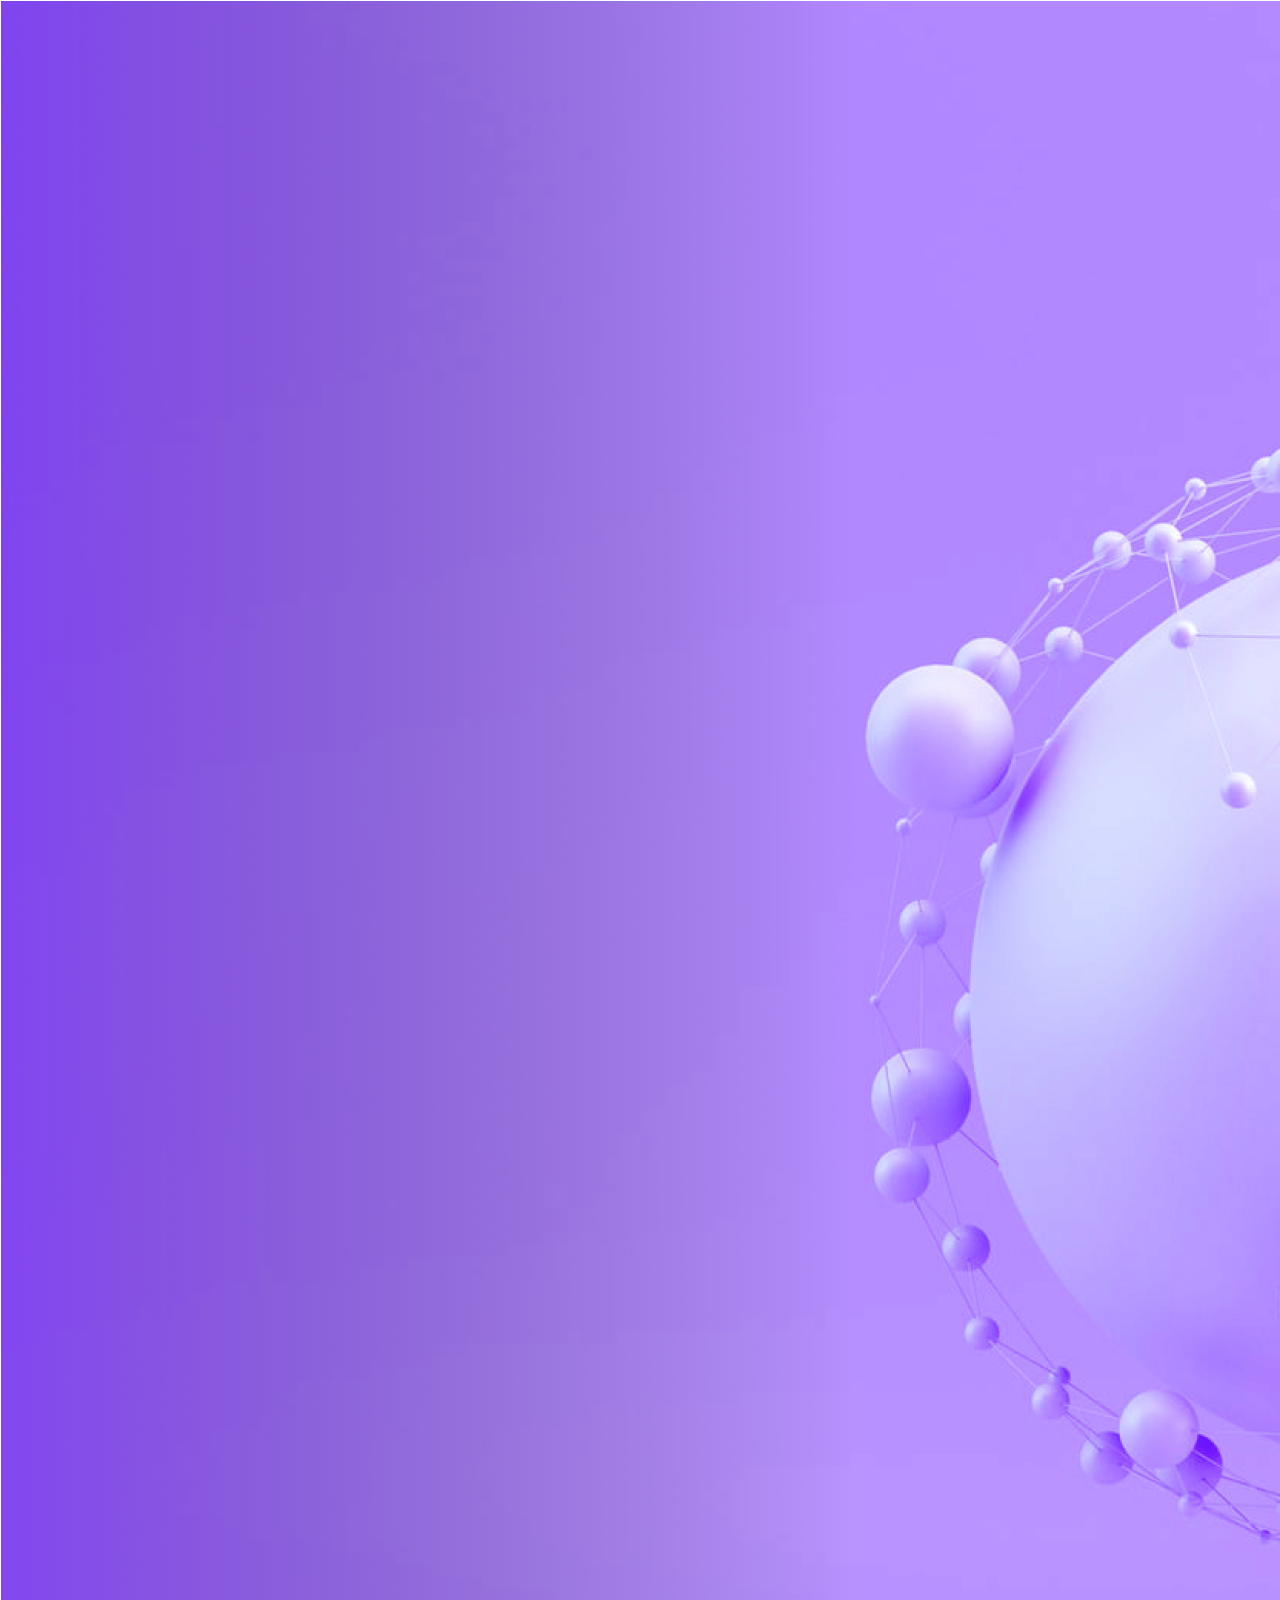
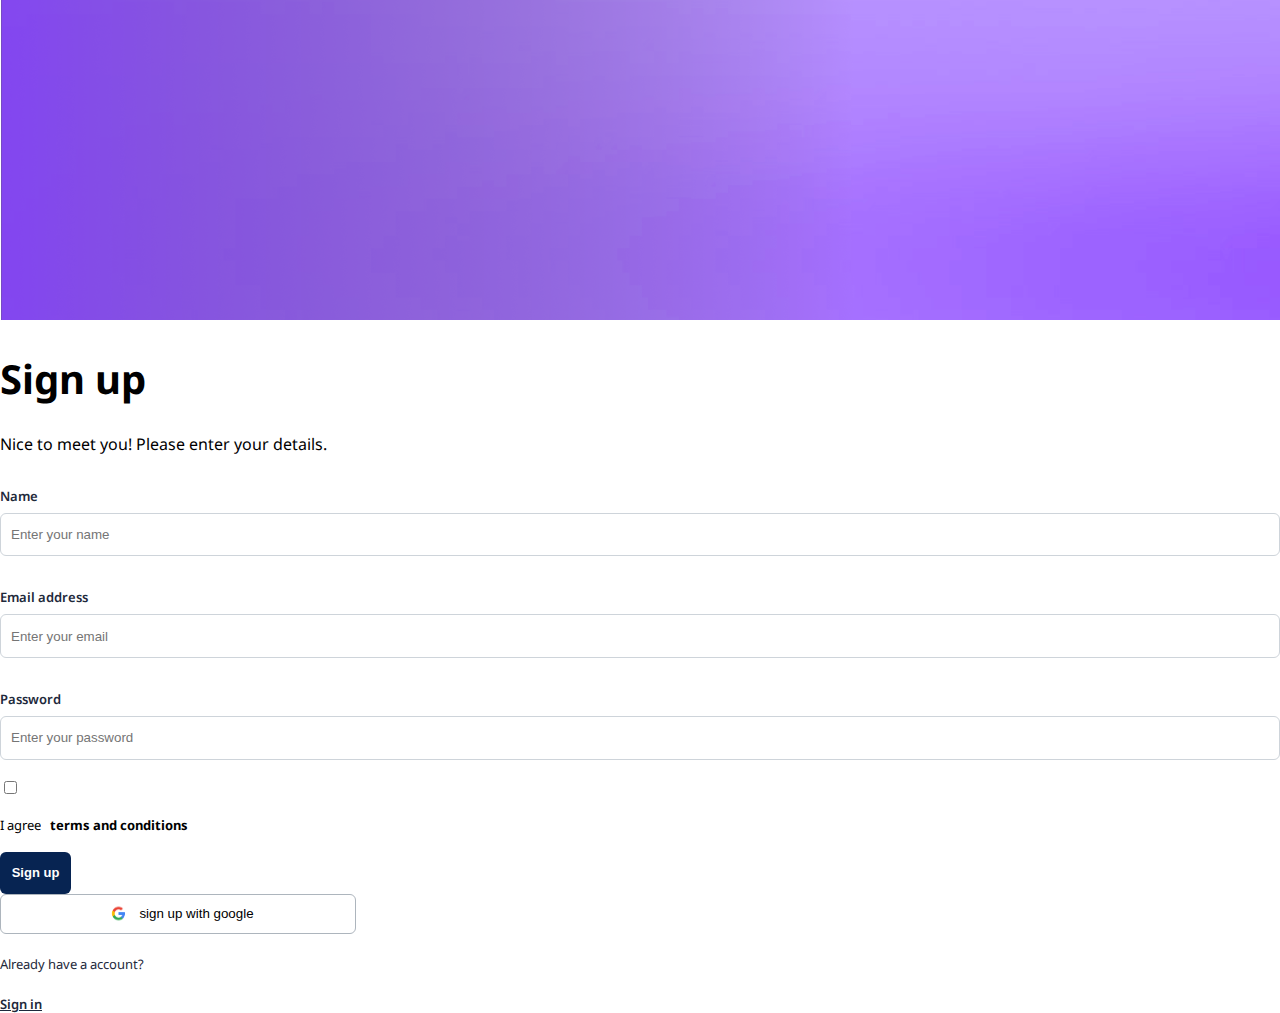
<file: index.html>
<!DOCTYPE html>
<html lang="en">

<head>
  <meta charset="UTF-8">
  <meta http-equiv="X-UA-Compatible" content="IE=edge">
  <meta name="viewport" content="width=device-width, initial-scale=1.0">
  <title>Document</title>
  <link rel="stylesheet" href="signup.css">
  <link rel="stylesheet" href="global.css">
  <link href="https://cdn.jsdelivr.net/npm/bootstrap@5.3.0-alpha3/dist/css/bootstrap.min.css" rel="stylesheet"
    integrity="sha384-KK94CHFLLe+nY2dmCWGMq91rCGa5gtU4mk92HdvYe+M/SXH301p5ILy+dN9+nJOZ" crossorigin="anonymous">
  <link rel="preconnect" href="https://fonts.googleapis.com">
  <link rel="preconnect" href="https://fonts.gstatic.com" crossorigin>
  <link href="https://fonts.googleapis.com/css2?family=Noto+Sans:wght@300;400;500;600;700;800;900&display=swap"
    rel="stylesheet">
</head>

<body>
  <section class="vh-100">
    <div class="container-fluid">
      <div class="row">
        <div class="col-sm-6 px-0 d-none d-sm-block">
          <img src="signup.png" alt="Login image" class="w-100 vh-100"
            style="object-fit: cover; object-position: left;">
        </div>
        <div class="col-6 text-black">
          <div class="row justify-content-center">

            <div class="col-auto d-flex flex-column">
              <i class="fas fa-crow fa-2x me-3" style="color: #709085;"></i>
              <h1 class="zigma">Sign up</h1>
              <h2 class="zigma2">Nice to meet you! Please enter your details.</h2>
              <div class="input-wrapper">
                <label class="input-label">
                  Name
                </label>
                <input class="input" type="text" placeholder="Enter your name">
              </div>
              <div class="input-wrapper">
                <label class="input-label">
                  Email address
                </label>
                <input class="input" type="email" placeholder="Enter your email">
              </div>
              <div class="input-wrapper">
                <label class="input-label">
                  Password
                </label>
                <input class="input" placeholder="Enter your password" type="password">
              </div>
              <br>
              <input type="checkbox" class="zigma13" name="myCheckbox" id="myCheckboxId">
              <h4 class="zigma9">I agree<button class="zigma10"><strong>&nbsp;terms and conditions</strong></button>
              </h4>
              <button class="btn-primarymain btnarmy">Sign up</button>
              <br>

              <button class="zigma12"><img src="googleimg.png" class="zigma14">sign up with google</button>
              <h5 class="zigma15">Already have a account?</h5><a href="signin.html" class="zigma16">Sign in</a>

              </form>

            </div>
          </div>
        </div>
      </div>
    </div>
  </section>
  <script src="https://cdn.jsdelivr.net/npm/bootstrap@5.3.0-alpha3/dist/js/bootstrap.bundle.min.js"
    integrity="sha384-ENjdO4Dr2bkBIFxQpeoTz1HIcje39Wm4jDKdf19U8gI4ddQ3GYNS7NTKfAdVQSZe"
    crossorigin="anonymous"></script>
</body>

</html>
</file>
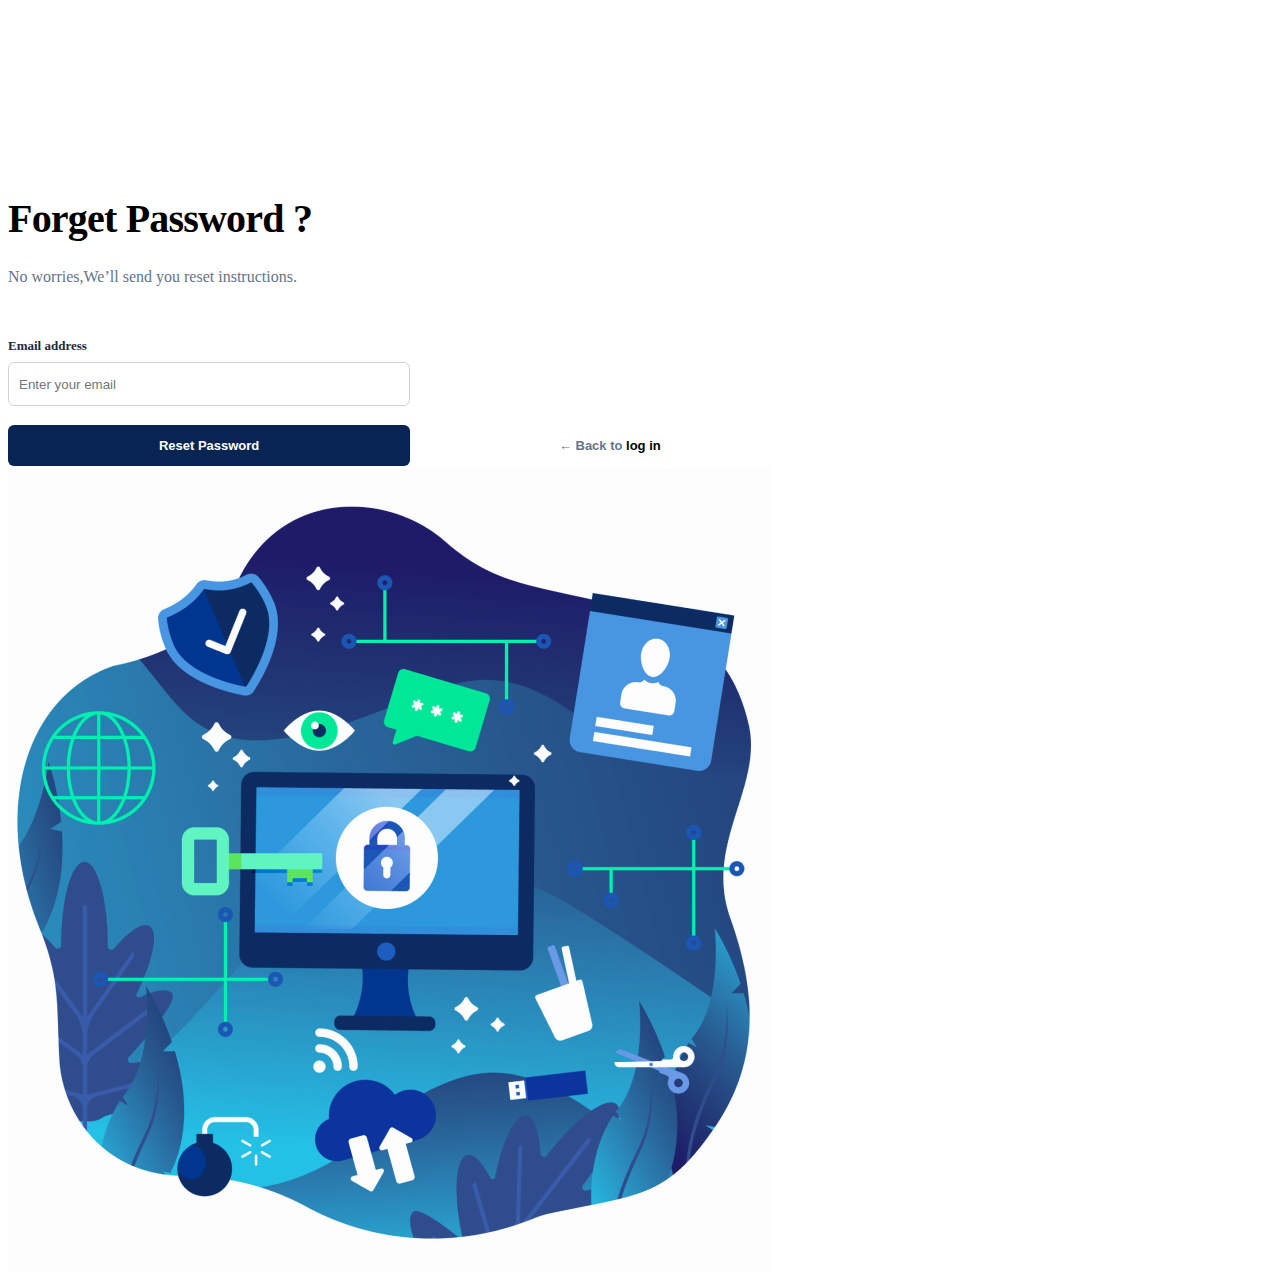
<file: passreset1.html>
<!DOCTYPE html>
<html lang="en">
<head>
  <meta charset="UTF-8">
  <meta http-equiv="X-UA-Compatible" content="IE=edge">
  <meta name="viewport" content="width=device-width, initial-scale=1.0">
  <title>Document</title>
  <link rel="stylesheet" href="passreset1.css">
  <link rel="preconnect" href="https://fonts.googleapis.com">
  <link rel="preconnect" href="https://fonts.gstatic.com" crossorigin>
  <link href="https://fonts.googleapis.com/css2?family=Noto+Sans:wght@300;400;500;600;700;800;900&display=swap">
  <link href="https://cdn.jsdelivr.net/npm/bootstrap@5.3.0-alpha3/dist/css/bootstrap.min.css" rel="stylesheet" integrity="sha384-KK94CHFLLe+nY2dmCWGMq91rCGa5gtU4mk92HdvYe+M/SXH301p5ILy+dN9+nJOZ" crossorigin="anonymous">
  </head>
  <body>
    <div class="container">
      <div class="row" text-center>
        <div class="col-md-6 mx-auto">
          <h1 class="heading">Forget Password ?</h1>
          <h2 class="heading2">No worries,We’ll send you reset instructions.</h2>
          
          <div class="input-wrapper">
            <label class="input-label">
              Email address
            </label>
            <input class="input" type="email" placeholder="Enter your email">
          </div>
          <button class="btn-primarymain btnarmy" href="passreset2.html">Reset Password</button>
       <button class="btn-secondary btnarmy">←&nbsp;Back to <strong style="color:black">log in</strong></button>
        
        </div>
      
        <div class="col-md-6 col-sm-6 px-0 d-none d-sm-block">
          <img src="passreset.png">
        </div>
      </div>
    </div>
   <script src="https://cdn.jsdelivr.net/npm/bootstrap@5.3.0-alpha3/dist/js/bootstrap.bundle.min.js" integrity="sha384-ENjdO4Dr2bkBIFxQpeoTz1HIcje39Wm4jDKdf19U8gI4ddQ3GYNS7NTKfAdVQSZe" crossorigin="anonymous"></script>
  </body>
</html>
</file>
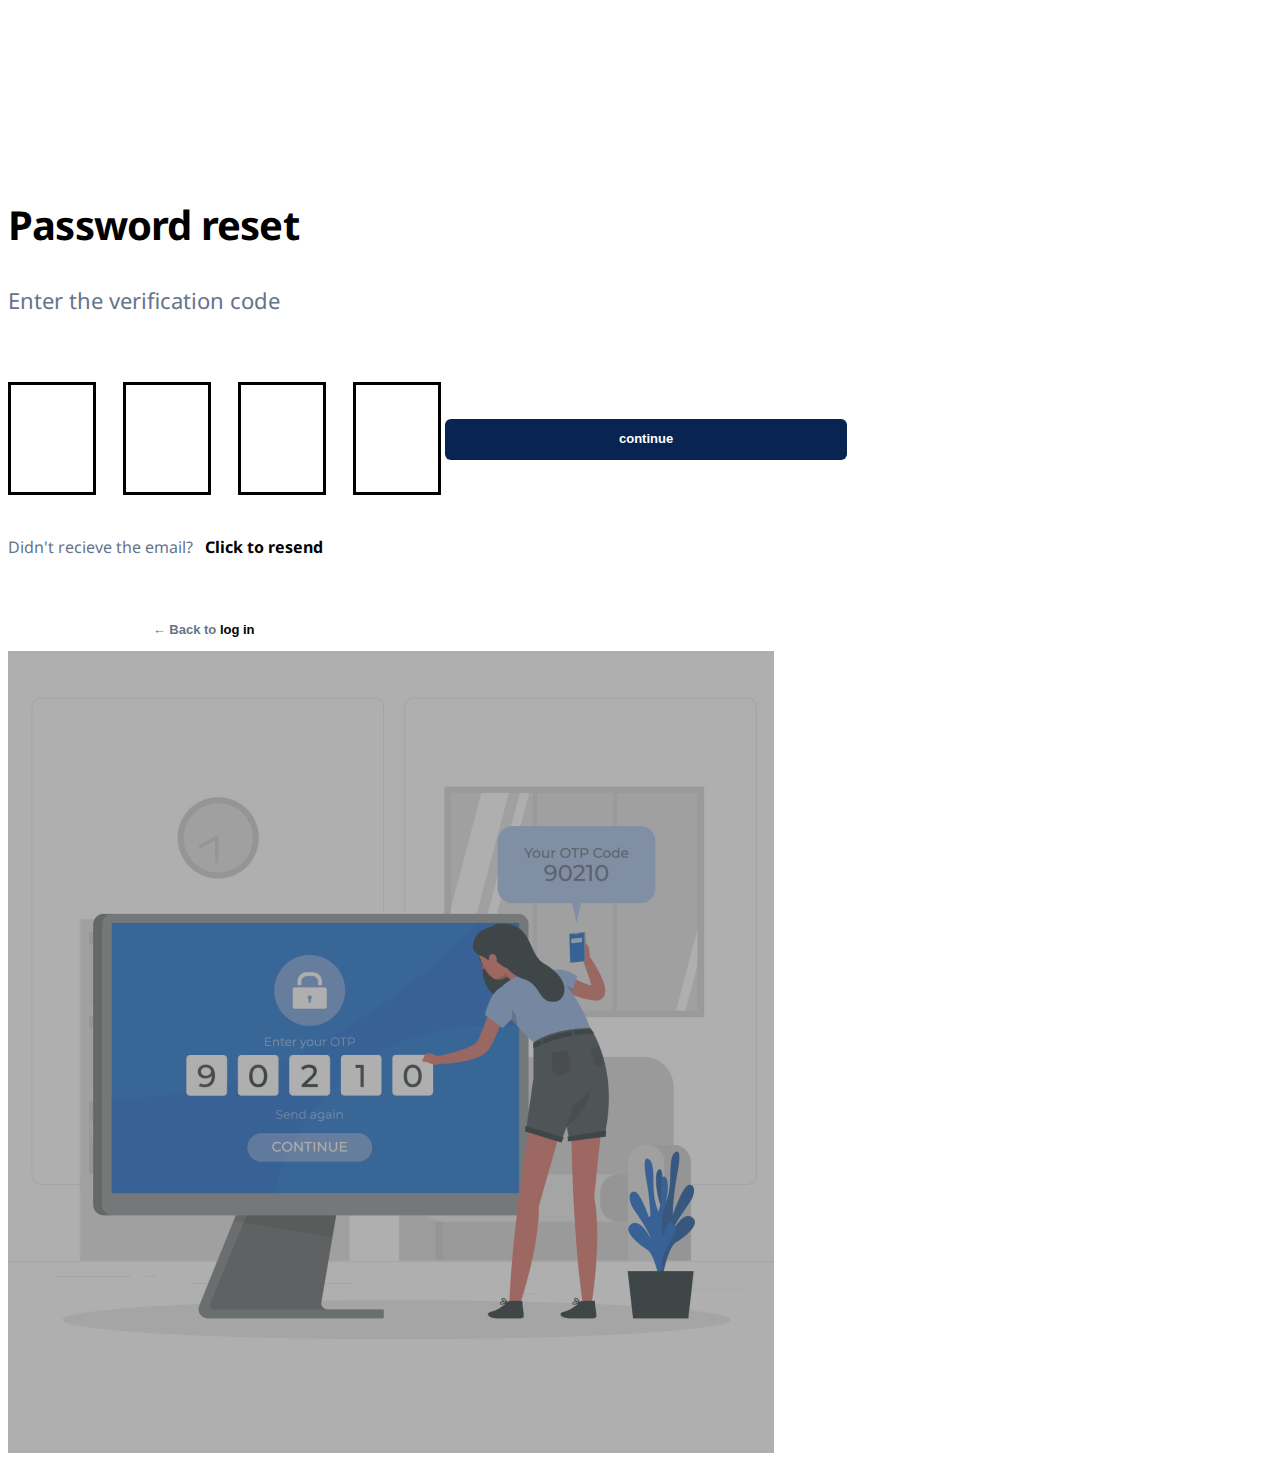
<file: passreset2.html>
<!DOCTYPE html>
<html lang="en">
<head>
  <meta charset="UTF-8">
  <meta http-equiv="X-UA-Compatible" content="IE=edge">
  <meta name="viewport" content="width=device-width, initial-scale=1.0">
  <title>Document</title>
  <link rel="stylesheet" href="passreset2.css">
  <link href="https://cdn.jsdelivr.net/npm/bootstrap@5.3.0-alpha3/dist/css/bootstrap.min.css" rel="stylesheet" integrity="sha384-KK94CHFLLe+nY2dmCWGMq91rCGa5gtU4mk92HdvYe+M/SXH301p5ILy+dN9+nJOZ" crossorigin="anonymous">
  <link rel="preconnect" href="https://fonts.googleapis.com">
  <link rel="preconnect" href="https://fonts.gstatic.com" crossorigin>
  <link href="https://fonts.googleapis.com/css2?family=Noto+Sans:wght@300;400;500;600;700;800;900&display=swap"
    rel="stylesheet">
</head>
  <body>
    <div class="container">
      <div class="row justify-content-center">
        <div class="col-md-6 mx-auto">
          <h1 class="heading">Password reset</h1>
          <h2 class="heading2">Enter the verification code</h2>
          <form>
          <input class="box1" type="text">
          <input class="box" type="text" disabled>
          <input class="box" type="text" disabled>
          <input class="box" type="text" disabled>

        <button class="btn-primarymain btnarmy" href="passreset3.html">continue</button>
        <form>
        <h2 class="heading3">Didn't recieve the email?<a class="resend">Click to resend</a></h2>
        </form>
        <button class="btn-secondary btnarmy">←&nbsp;Back to <strong style="color:black">log in</strong></button>
        
        </div>
      
        <div class="col-md-6 col-sm-6 px-0 d-none d-sm-block">
          <img src="reset img.png">
        </div>
      </div>
    </div>





    <script src="https://cdn.jsdelivr.net/npm/bootstrap@5.3.0-alpha3/dist/js/bootstrap.bundle.min.js" integrity="sha384-ENjdO4Dr2bkBIFxQpeoTz1HIcje39Wm4jDKdf19U8gI4ddQ3GYNS7NTKfAdVQSZe" crossorigin="anonymous"></script>
  </body>
</html>
</file>
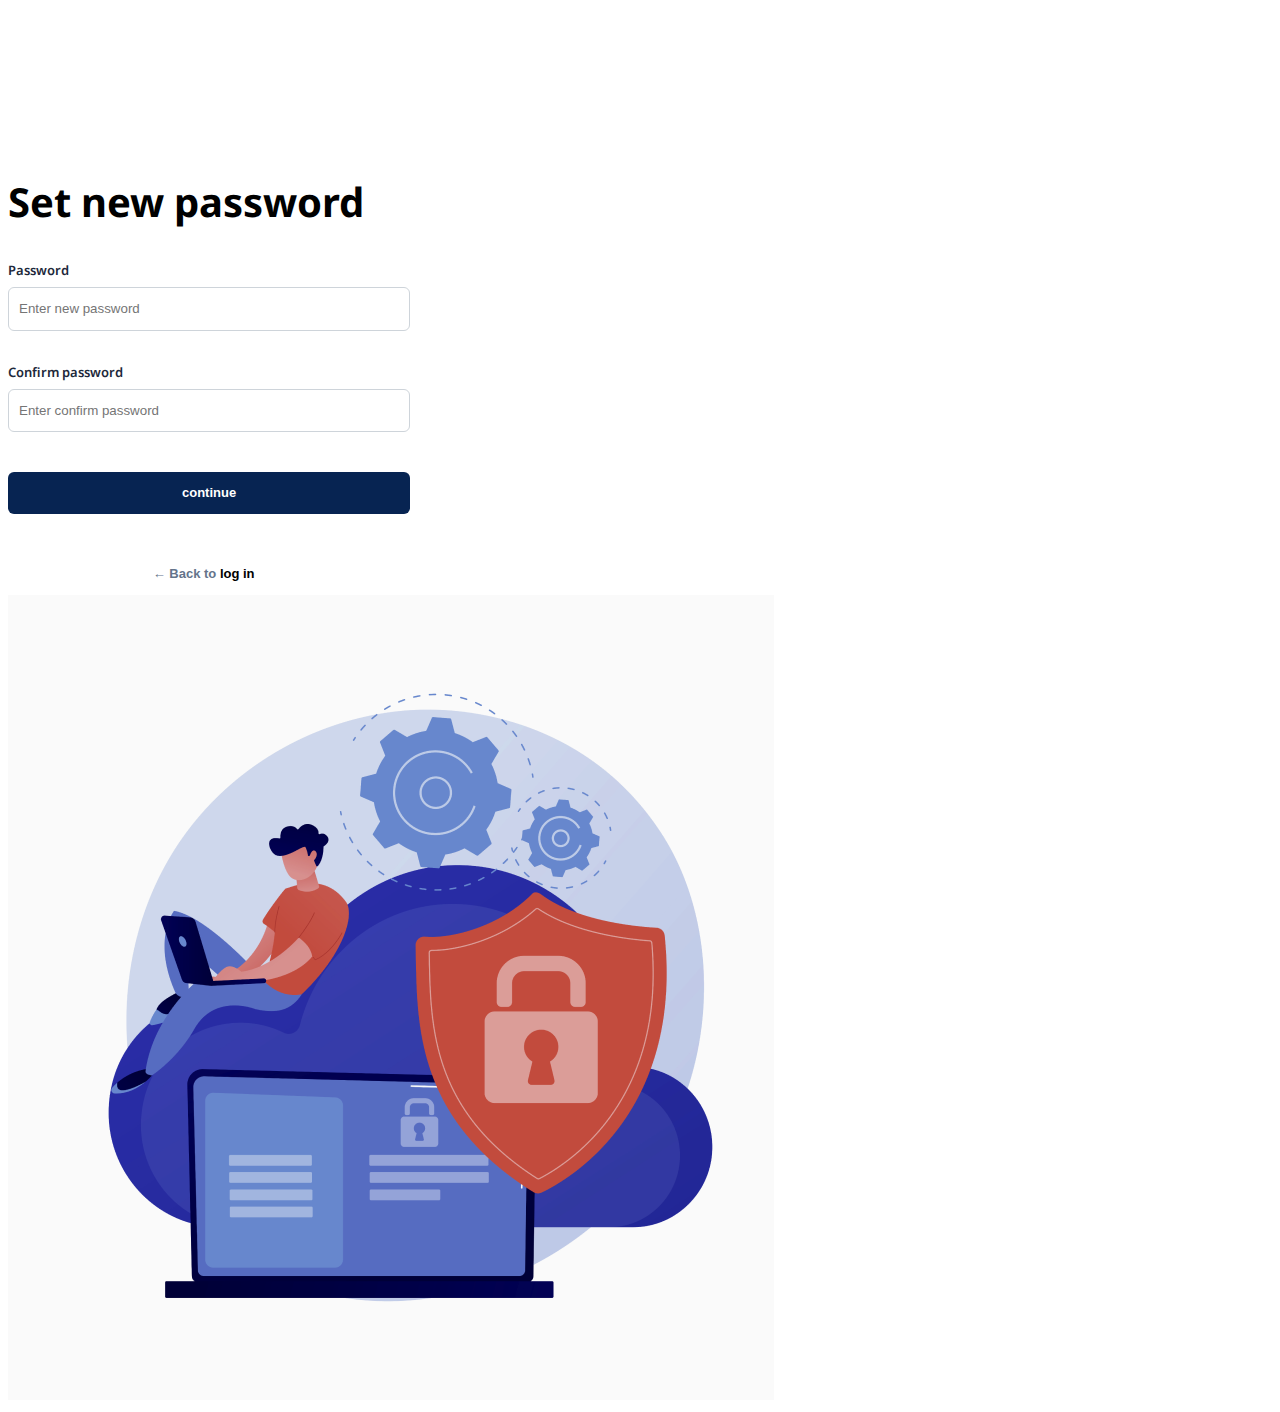
<file: passreset3.html>
<!DOCTYPE html>
<html lang="en">
<head>
  <meta charset="UTF-8">
  <meta http-equiv="X-UA-Compatible" content="IE=edge">
  <meta name="viewport" content="width=device-width, initial-scale=1.0">
  <title>Document</title>
  <link rel="stylesheet" href="passreset3.css">
  <link href="https://cdn.jsdelivr.net/npm/bootstrap@5.3.0-alpha3/dist/css/bootstrap.min.css" rel="stylesheet" integrity="sha384-KK94CHFLLe+nY2dmCWGMq91rCGa5gtU4mk92HdvYe+M/SXH301p5ILy+dN9+nJOZ" crossorigin="anonymous">
  </head>
  <link rel="preconnect" href="https://fonts.googleapis.com">
  <link rel="preconnect" href="https://fonts.gstatic.com" crossorigin>
  <link href="https://fonts.googleapis.com/css2?family=Noto+Sans:wght@300;400;500;600;700;800;900&display=swap"
    rel="stylesheet">
  <body>
    <div class="container">
      <div class="row justify-content-center">
        <div class="col-md-6">
          <h1 class="heading">Set new password</h1>
          
       
          <form>
            <div class="input-wrapper">
              <label class="input-label">
                Password
              </label>
              <input class="input" placeholder="Enter new password" type="password">
            </div>
            <div class="input-wrapper">
              <label class="input-label">
                Confirm password
              </label>
              <input class="input" placeholder="Enter confirm password" type="password">
            </div>

        <button class="btn-primarymain btnarmy" href="passreset4.html">continue</button>
      
        </form>
        <button class="btn-secondary btnarmy">←&nbsp;Back to <strong style="color:black">log in</strong></button>
        
        </div>
      
        <div class="col-md-6 col-sm-6 px-0 d-none d-sm-block">
          <img src="pass3.png">
        </div>
      </div>
    </div>
</file>
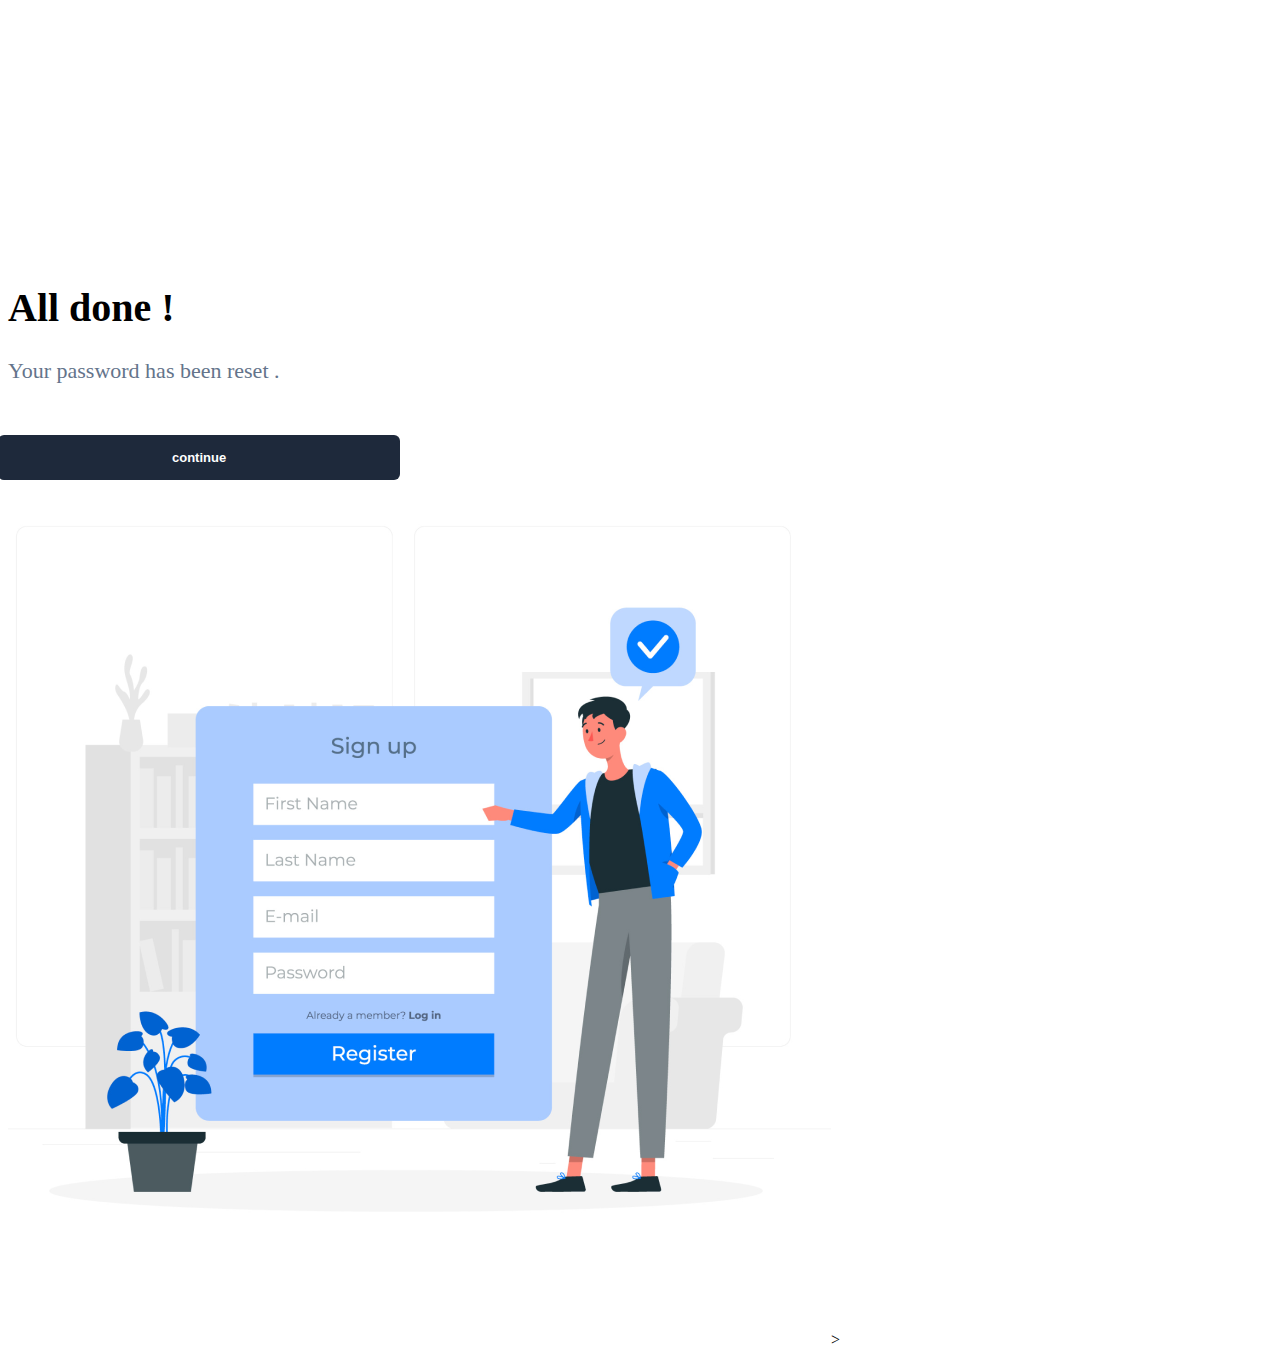
<file: passreset4.html>
<!DOCTYPE html>
<html lang="en">
<head>
  <meta charset="UTF-8">
  <meta http-equiv="X-UA-Compatible" content="IE=edge">
  <meta name="viewport" content="width=device-width, initial-scale=1.0">
  <title>Document</title>
  <link rel="stylesheet" href="passreset4.css">
  <link href="https://cdn.jsdelivr.net/npm/bootstrap@5.3.0-alpha3/dist/css/bootstrap.min.css" rel="stylesheet" integrity="sha384-KK94CHFLLe+nY2dmCWGMq91rCGa5gtU4mk92HdvYe+M/SXH301p5ILy+dN9+nJOZ" crossorigin="anonymous">
  </head>
  <body>
    <div class="container">
      <div class="row justify-content-center">
        <div class="col-md-6 d-flex flex-column ">
          <h1 class="heading">All done !</h1>
          <h2 class="heading2">Your password has been reset .</h2>
          <form>
        <button class="btn-primarymain btnarmy" href="signin.html">continue</button>
        </form>
        </div>
      
        <div class="col-md-6 col-sm-6 px-0 d-none d-sm-block">
          <img src="pass4.png" alt="Login image" class="w-100 vh-100"
          style="object-fit: cover; object-position: left;">>
        </div>
      </div>
    </div>
</file>
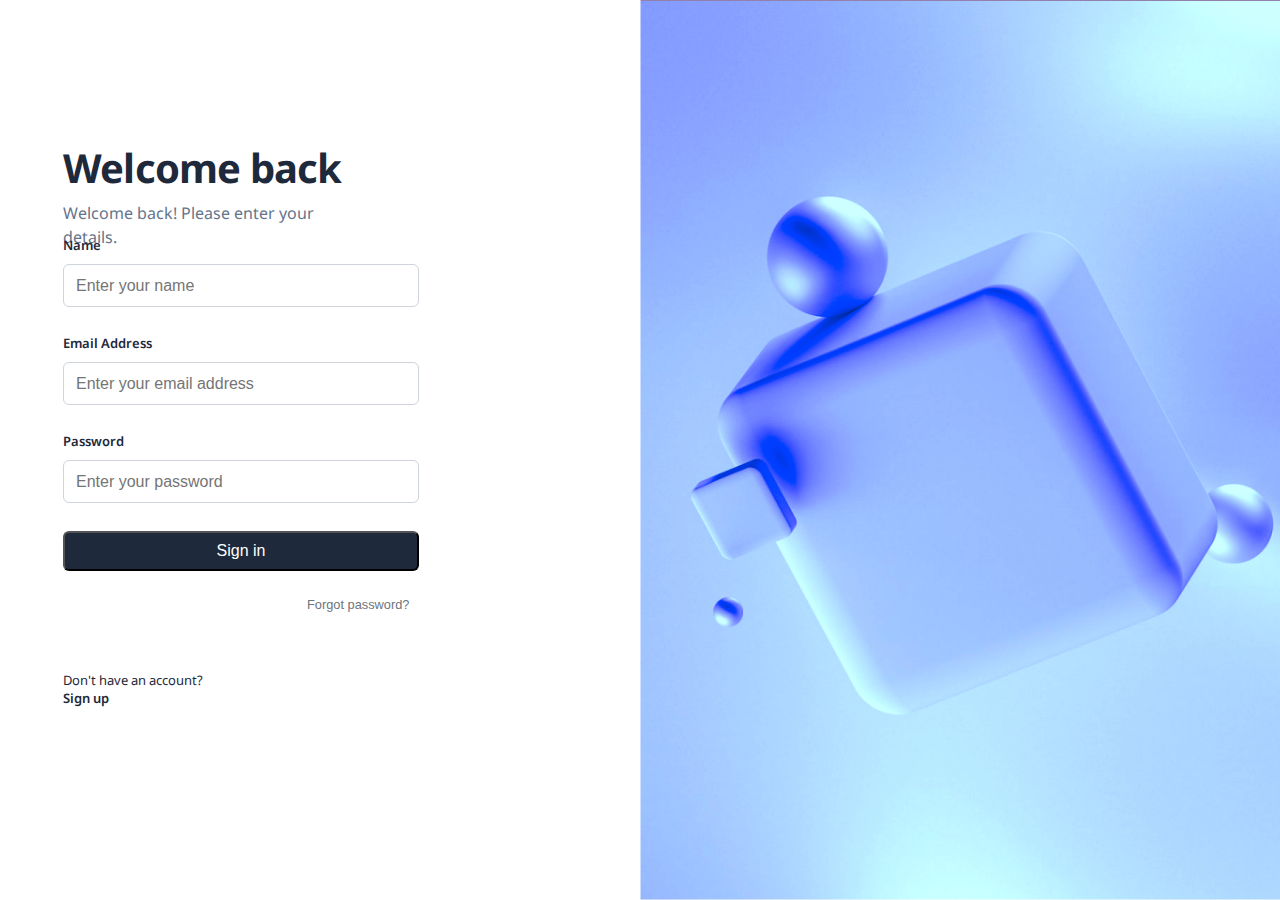
<file: signin.html>
<!DOCTYPE html>
<html lang="en">
<head>
    <meta charset="UTF-8">
    <meta http-equiv="X-UA-Compatible" content="IE=edge">
    <meta name="viewport" content="width=device-width, initial-scale=1.0">
    <title>Document</title>
    <link rel="stylesheet" href="signin.css">
    <link rel="stylesheet" href="https://cdn.jsdelivr.net/npm/bootstrap@4.4.1/dist/css/bootstrap.min.css" integrity="sha384-Vkoo8x4CGsO3+Hhxv8T/Q5PaXtkKtu6ug5TOeNV6gBiFeWPGFN9MuhOf23Q9Ifjh" crossorigin="anonymous">
    <link rel="preconnect" href="https://fonts.googleapis.com">
<link rel="preconnect" href="https://fonts.gstatic.com" crossorigin>
<link href="https://fonts.googleapis.com/css2?family=Noto+Sans:wght@300;400;500;600;700;800;900&display=swap" rel="stylesheet">
</head>
<body>
  <section class="vh-100">
    <div class="container-fluid">
      <div class="row">
        <div class="col-sm-6 text-black">
  
          <div class="px-5 ms-xl-4">
            <i class="fas fa-crow fa-2x me-3 pt-5 mt-xl-4" style="color: #709085;"></i>
            <span class="h1 fw-bold mb-0"></span>
          </div>
  
          <div class="d-flex align-items-center h-custom-2 px-5 ms-xl-4 mt-5 pt-5 pt-xl-0 mt-xl-n5">
  
            <form style="width: 23rem;">
              <h3 class="zigma1">Welcome back</h3>
              <h4 class="zigma2">Welcome back! Please enter your details.</h4>
  
              <div class="form-outline mb-4">
                <label class="zigma3" for="form2Example18">Name</label>
                <input type="text" placeholder="Enter your name" id="form2Example18" class="zigma4" />
                
              </div>

              <div class="form-outline mb-4">
                <label class="zigma5" for="form2Example18">Email Address</label>
                <input type="email" placeholder="Enter your email address" id="form2Example18" class="zigma6" />
                
              </div>

              <div class="form-outline mb-4">
                <label class="zigma7" for="form2Example28">Password</label>
                <input type="password" placeholder="Enter your password" id="form2Example28" class="zigma8" />
                
              </div>
  
              <div class="pt-1 mb-4">
                <button class="zigma9" type="button">Sign in</button>
              </div>
  
              <p class="small mb-5 pb-lg-2"><a class="text-muted" style="margin-left:244px;" href="passreset1.html">Forgot password?</a></p>
              <p class="zigma10">Don't have an account? <a href="index.html" class="zigma11">Sign up</a></p>
  
            </form>
  
          </div>
  
        </div>
        <div class="col-sm-6 px-0 d-none d-sm-block">
          <img src="signin.png"
            alt="Login image" class="w-100 vh-100" style="object-fit: cover; object-position: left;">
        </div>
      </div>
    </div>
  </section>
  <script src="https://code.jquery.com/jquery-3.4.1.slim.min.js" integrity="sha384-J6qa4849blE2+poT4WnyKhv5vZF5SrPo0iEjwBvKU7imGFAV0wwj1yYfoRSJoZ+n" crossorigin="anonymous"></script>
  <script src="https://cdn.jsdelivr.net/npm/popper.js@1.16.0/dist/umd/popper.min.js" integrity="sha384-Q6E9RHvbIyZFJoft+2mJbHaEWldlvI9IOYy5n3zV9zzTtmI3UksdQRVvoxMfooAo" crossorigin="anonymous"></script>
  <script src="https://cdn.jsdelivr.net/npm/bootstrap@4.4.1/dist/js/bootstrap.min.js" integrity="sha384-wfSDF2E50Y2D1uUdj0O3uMBJnjuUD4Ih7YwaYd1iqfktj0Uod8GCExl3Og8ifwB6" crossorigin="anonymous"></script>
</body>
</html>
</file>
<file: signup.css>
.bg-image-vertical {
  position: relative;
  overflow: hidden;
  background-repeat: no-repeat;
  background-position: right center;
  background-size: auto 100%;
  }
  
  @media (min-width: 1025px) {
  .h-custom-2 {
  height: 100%;
  }
  }
  .zigma {
  font-family: 'Noto Sans';
  font-style: normal;
  font-weight: 700;
  font-size: 40px;
 
  }
  .zigma2{
      font-family: 'Noto Sans';
              font-style: normal;
              font-weight: 400;
              font-size: 16px;
  }
  .zigma3{
  font-family: 'Noto Sans';
              font-style: normal;
              font-weight: 600;
              font-size: 13px; 
  }
  .zigma4{
      font-family: 'Noto Sans';
              font-style: normal;
              font-weight: 600;
              font-size: 13px;
  }
  .zigma5{
      box-sizing: border-box;

/* Auto layout */

display: flex;
flex-direction: row;
align-items: center;
padding: 11px 12px;

width: 356px;
height: 43px;

/* White */

background: #FFFFFF;
/* Gray-400 */

border: 1px solid #CED4DA;
border-radius: 6px;

/* Inside auto layout */

flex: none;
order: 1;
align-self: stretch;
flex-grow: 0;

  }
  .zigma6{
      font-family: 'Noto Sans';
      font-style: normal;
      font-weight: 600;
      font-size: 13px;
  }
  .zigma7{
      box-sizing: border-box;

/* Auto layout */

display: flex;
flex-direction: row;
align-items: center;
padding: 11px 12px;

width: 356px;
height: 43px;

/* White */

background: #FFFFFF;
/* Gray-400 */

border: 1px solid #CED4DA;
border-radius: 6px;

/* Inside auto layout */

flex: none;
order: 1;
align-self: stretch;
flex-grow: 0;

  }
  .input-wrapper .input-label {
    font-family: "Noto Sans";
    font-style: normal;
    font-weight: 600;
    font-size: 13px;

    color: #1e293b;
}

.input-wrapper {
    margin-top: 2em;
    display: flex;
    flex-direction: column;
    gap: 0.5em;
}

.input-wrapper .input {
    padding:1em 0.75em;
    background: #FFFFFF;
/* Gray-400 */

border: 1px solid #CED4DA;
border-radius: 6px;
}
.zigma9{
      
  }
  .zigma9{
      font-family: 'Noto Sans';
              font-style: normal;
              font-weight: 400;
              font-size: 13px;
  }
  .zigma10{
      font-family: 'Noto Sans';
      font-style: normal;
      font-weight: 400;
      font-size: 13px; background:#FFFFFF; border:none
  }
  .zigma11{
      font-family: 'Noto Sans';
      font-style: normal;
      font-weight: 600;
      width:50%; height: 43px;
      font-size: 13px;line-height: 18px;
      display: flex;
flex-direction: row;
justify-content: center;
align-items: center;
padding: 0px 24px;
gap: 7px;
width: 356px;
height: 40px;
color:#FFFFFF;
background: #1E293B;
border-radius: 6px;
flex: none;
order: 0;
flex-grow: 0;

  }
  .zigma12{
    box-sizing: border-box;

    /* Auto layout */
    
    display: flex;
    flex-direction: row;
    justify-content: center;
    align-items: center;
    padding: 0px 24px;
    gap: 4px;
    
    width: 356px;
    height: 40px;
    
    /* White */
    
    background: #FFFFFF;
    /* Gray-500 */
    
    border: 1px solid #ADB5BD;
    border-radius: 6px;
    
    /* Inside auto layout */
    
    flex: none;
    order: 1;
    flex-grow: 0;
    


  }
  .zigma14{
     width:33px
  }
  .zigma13{
    box-sizing: border-box;

top: 8.33%;
bottom: 10.42%;
border: 1px solid #DEE2E6;
  }
  .zigma15{
    width: 155px;
height: 18px;
font-family: 'Noto Sans';
font-style: normal;
font-weight: 400;
font-size: 13px;
line-height: 18px;
color: #1E293B;
flex: none;
order: 0;
flex-grow: 0;

  }
.zigma16{
width: 63px;
height: 18px;
font-family: 'Noto Sans';
font-style: normal;
font-weight: 600;
font-size: 13px;
line-height: 18px;
color: #1E293B;
flex: none;
order: 1;
flex-grow: 0;
border:none;

}
.btnarmy {
  border: none;
  font-size: 13px;
  line-height: 18px;
  border-radius: 6px;
  padding:0.9em;
  background: transparent;
  font-weight: 600;

  
}
.btn-primarymain{
  background: #072452;
  color:#FFFFFF;
  transition: all 0.25 cubic-bezier(0.165, 0.84, 0.44, 1);
  cursor:pointer;
  
}
.btn-secondary{
  background:#FFFFFF;
  color:#64748B;
}
.btn-primary:active{
  transform:scale(0.9);
}
</file>
<file: global.css>
body {
    margin: 0;
    line-height: normal;
  }
  
  :root {
    /* fonts */
    --large: "Noto Sans";
  
    /* font sizes */
    --large-size: 18px;
    --font-size-smi: 13px;
    --xs-bold-size: 12px;
    --small-size: 14px;
    --body-size: 16px;
    --h1-size: 40px;
  
    /* Colors */
    --white: #fff;
    --dark: #1e293b;
    --gray-500: #adb5bd;
    --gray-400: #ced4da;
    --secondary: #64748b;
  
    /* Gaps */
    --gap-9xs: 4px;
    --gap-base: 16px;
    --gap-5xs: 8px;
  
    /* Paddings */
    --padding-5xl: 24px;
    --padding-2xs: 11px;
    --padding-xs: 12px;
  
    /* border radiuses */
    --br-7xs: 6px;
    --br-5xs: 8px;
  }
</file>
<file: signin.css>
.bg-image-vertical {
    position: relative;
    overflow: hidden;
    background-repeat: no-repeat;
    background-position: right center;
    background-size: auto 100%;
    }
    
    @media (min-width: 1025px) {
    .h-custom-2 {
    height: 100%;
    }
    }
    .zigma1{
        
width: 279px;
height: 50px;

/* H1 */

font-family: 'Noto Sans';
font-style: normal;
font-weight: 700;
font-size: 40px;
line-height: 125%;
/* identical to box height, or 50px */

letter-spacing: -0.8px;

/* Dark */

color: #1E293B;


/* Inside auto layout */

flex: none;
order: 0;
flex-grow: 0;
margin-top:44px;

    }
    .zigma2{
        width: 307px;
height: 24px;

/* Body */

font-family: 'Noto Sans';
font-style: normal;
font-weight: 400;
font-size: 16px;
line-height: 150%;
/* identical to box height, or 24px */


/* Secondary */

color: #64748B;


/* Inside auto layout */

flex: none;
order: 1;
flex-grow: 0;
    }
.zigma3{
    width: 39px;
height: 21px;

font-family: 'Noto Sans';
font-style: normal;
font-weight: 600;
font-size: 13px;
line-height: 21px;
/* identical to box height, or 160% */


/* Dark */

color: #1E293B;


/* Inside auto layout */

flex: none;
order: 0;
flex-grow: 0;
}
.zigma4{
    box-sizing: border-box;

/* Auto layout */

display: flex;
flex-direction: row;
align-items: center;
padding: 11px 12px;

width: 356px;
height: 43px;

/* White */

background: #FFFFFF;
/* Gray-400 */

border: 1px solid #CED4DA;
border-radius: 6px;

/* Inside auto layout */

flex: none;
order: 1;
align-self: stretch;
flex-grow: 0;
}
.zigma5{
    width: 90px;
    height: 21px;
    
    font-family: 'Noto Sans';
    font-style: normal;
    font-weight: 600;
    font-size: 13px;
    line-height: 21px;
    /* identical to box height, or 160% */
    
    
    /* Dark */
    
    color: #1E293B;
    
    
    /* Inside auto layout */
    
    flex: none;
    order: 0;
    flex-grow: 0;
}
.zigma6{
    box-sizing: border-box;

    /* Auto layout */
    
    display: flex;
    flex-direction: row;
    align-items: center;
    padding: 11px 12px;
    
    width: 356px;
    height: 43px;
    
    /* White */
    
    background: #FFFFFF;
    /* Gray-400 */
    
    border: 1px solid #CED4DA;
    border-radius: 6px;
    
    /* Inside auto layout */
    
    flex: none;
    order: 1;
    align-self: stretch;
    flex-grow: 0;
}
.zigma7{
    width: 61px;
    height: 21px;
    
    font-family: 'Noto Sans';
    font-style: normal;
    font-weight: 600;
    font-size: 13px;
    line-height: 21px;
    /* identical to box height, or 160% */
    
    
    /* Dark */
    
    color: #1E293B;
    
    
    /* Inside auto layout */
    
    flex: none;
    order: 0;
    flex-grow: 0;
}
.zigma8{
    box-sizing: border-box;

    /* Auto layout */
    
    display: flex;
    flex-direction: row;
    align-items: center;
    padding: 11px 12px;
    
    width: 356px;
    height: 43px;
    
    /* White */
    
    background: #FFFFFF;
    /* Gray-400 */
    
    border: 1px solid #CED4DA;
    border-radius: 6px;
    
    /* Inside auto layout */
    
    flex: none;
    order: 1;
    align-self: stretch;
    flex-grow: 0;
}
.zigma9{
    display: flex;
    flex-direction: row;
    justify-content: center;
    align-items: center;
    padding: 0px 24px;
    gap: 7px;
    
    width: 356px;
    height: 40px;
    
    /* Dark */
    
    background: #1E293B;
    border-radius: 6px;
    
    /* Inside auto layout */
    
    flex: none;
    order: 0;
    flex-grow: 0;
    color:#FFFFFF;
}
.zigma10{
    width: 142px;
    height: 18px;
    
    font-family: 'Noto Sans';
    font-style: normal;
    font-weight: 400;
    font-size: 13px;
    line-height: 18px;
    /* identical to box height */
    
    
    /* Dark */
    
    color: #1E293B;
    
    
    /* Inside auto layout */
    
    flex: none;
    order: 0;
    flex-grow: 0;
}
.zigma11{
    width: 48px;
    height: 18px;
    
    font-family: 'Noto Sans';
    font-style: normal;
    font-weight: 600;
    font-size: 13px;
    line-height: 18px;
    /* identical to box height */
    
    
    /* Dark */
    
    color: #1E293B;
    
    
    /* Inside auto layout */
    
    flex: none;
    order: 1;
    flex-grow: 0;

}
</file>
<file: passreset1.css>
.heading{
    font-family: 'Noto Sans';
font-style: normal;
font-weight: 700;
font-size: 40px;
line-height: 54px;
letter-spacing: -0.8px;
margin-top:192px;

color: #000000;
}
.heading2{
    font-family: 'Noto Sans';
font-style: normal;
font-weight: 400;
font-size: 16px;
line-height: 0px;
color: #64748B;
margin-top:31.24px;

}
.heading3{
    font-family: 'Noto Sans';
font-style: normal;
font-weight: 600;
font-size: 13px;
line-height: 21px;
color: #1E293B;
}
.btnarmy {
    border: none;
    font-size: 13px;
    line-height: 18px;
    border-radius: 6px;
    padding:0.9em;
    background: transparent;
    font-weight: 600;
    margin-top: 19.21px;
   
  
    
  }
  .btn-primarymain{
    background: #072452;
    color:#FFFFFF;
    transition: all 0.25 cubic-bezier(0.165, 0.84, 0.44, 1);
    cursor:pointer;
    width:402.2px;
    
  }
  .btn-secondary{
    background:#FFFFFF;
    color:#64748B;
    margin-left:133px
  }
  .btn-primary:active{
    transform:scale(0.9);
  }
  .input-wrapper .input-label {
    font-family: "Noto Sans";
    font-style: normal;
    font-weight: 600;
    font-size: 13px;

    color: #1e293b;
}

.input-wrapper {
    width:402.2px;
   
    margin-top: 61.01px;
    display: flex;
    flex-direction: column;
    gap: 0.5em;
}

.input-wrapper .input {
    padding:1em 0.75em;
    background: #FFFFFF;
/* Gray-400 */

border: 1px solid #CED4DA;
border-radius: 6px;
}
</file>
<file: passreset2.css>
.heading {
    font-family: 'Noto Sans';
font-style: normal;
font-weight: 700;
font-size: 40px;
line-height: 54px;
letter-spacing: -0.8px;
margin-top:198px;


color: #000000;

}
.heading2{
    margin-top:47.99px;
    font-family: 'Noto Sans';
font-style: normal;
font-weight: 400;
font-size: 22px;
line-height: 0px;
/* identical to box height, or 0% */


color: #64748B;
}
.heading3{
    font-family: 'Noto Sans';
font-style: normal;
font-weight: 400;
font-size: 16px;
line-height: 0px;
margin-top:52.06px;
width:690px;
/* identical to box height, or 0% */


color: #64748B;
}
.box1{
    width: 78px;
height: 105px;
left: 162px;
top: 371px;
margin-top:64px;


background: #FFFFFF;
border: 3px solid #000000;
}
.box{
    width: 78px;
height: 105px;
left: 162px;
top: 371px;
margin-top:64px;
margin-left:23px;

background: #FFFFFF;
border: 3px solid #000000;
}
.resend{
font-family: 'Noto Sans';
font-style: normal;
font-weight: 700;
font-size: 16px;
color: #000000;
margin-left:12px;
text-decoration: none;
cursor:pointer;

}
.btnarmy {
    border: none;
    font-size: 13px;
    line-height: 18px;
    border-radius: 6px;
    padding:0.9em;
    background: transparent;
    font-weight: 600;
    margin-top: 49px;
   
  
    
  }
  .btn-primarymain{
    background: #072452;
    color:#FFFFFF;
    transition: all 0.25 cubic-bezier(0.165, 0.84, 0.44, 1);
    cursor:pointer;
    width:402.2px;
    
  }
  .btn-secondary{
    background:#FFFFFF;
    color:#64748B;
    margin-left:133px
  }
  .btn-primary:active{
    transform:scale(0.9);
  }
</file>
<file: passreset3.css>
.btnarmy {
    border: none;
    font-size: 13px;
    line-height: 18px;
    border-radius: 6px;
    padding:0.9em;
    background: transparent;
    font-weight: 600;
    margin-top: 40px;
   
  
    
  }
  .btn-primarymain{
    background: #072452;
    color:#FFFFFF;
    transition: all 0.25 cubic-bezier(0.165, 0.84, 0.44, 1);
    cursor:pointer;
    width:402.2px;
    
  }
  .btn-secondary{
    background:#FFFFFF;
    color:#64748B;
    margin-left:133px
  }
  .btn-primary:active{
    transform:scale(0.9);
  }
  .input-wrapper .input-label {
    font-family: "Noto Sans";
    font-style: normal;
    font-weight: 600;
    font-size: 13px;

    color: #1e293b;
}

.input-wrapper {
    width:402.2px;
   
    margin-top: 2em;
    display: flex;
    flex-direction: column;
    gap: 0.5em;
}

.input-wrapper .input {
    padding:1em 0.75em;
    background: #FFFFFF;
/* Gray-400 */

border: 1px solid #CED4DA;
border-radius: 6px;
}
.heading{
    font-family: 'Noto Sans';
font-style: normal;
font-weight: 700;
font-size: 40px;
color:black;
margin-top: 174px;

}
</file>
<file: passreset4.css>
.bg-image-vertical {
    position: relative;
    overflow: hidden;
    background-repeat: no-repeat;
    background-position: right center;
    background-size: auto 100%;
}

@media (min-width: 1025px) {
    .h-custom-2 {
        height: 100%;
    }

}
.heading{
   margin-top:284px; 
   font-family: 'Noto Sans';
font-style: normal;
font-weight: 700;
font-size: 40px;

}
.heading2{
    font-family: 'Noto Sans';
font-style: normal;
font-weight: 400;
font-size: 22px;
color: #64748B;
margin-top:10px;


}
.btnarmy {
    width:402.2px;
    height:45.19px;
    border: none;
    font-size: 13px;
    line-height: 18px;
    border-radius: 6px;
    padding:0.9em;
    background: transparent;
    font-weight: 600;
    margin-top: 33px;
    margin-left:-10px;
    
    
  }
  .btn-primarymain{
    background: #1E293B;
    color:#FFFFFF;
    transition: all 0.25 cubic-bezier(0.165, 0.84, 0.44, 1);
    cursor:pointer;
    
  }
  .btn-secondary{
    background:#FFFFFF;
    color:#64748B;
  }
  .btn-primary:active{
    transform:scale(0.9);
  }
</file>
